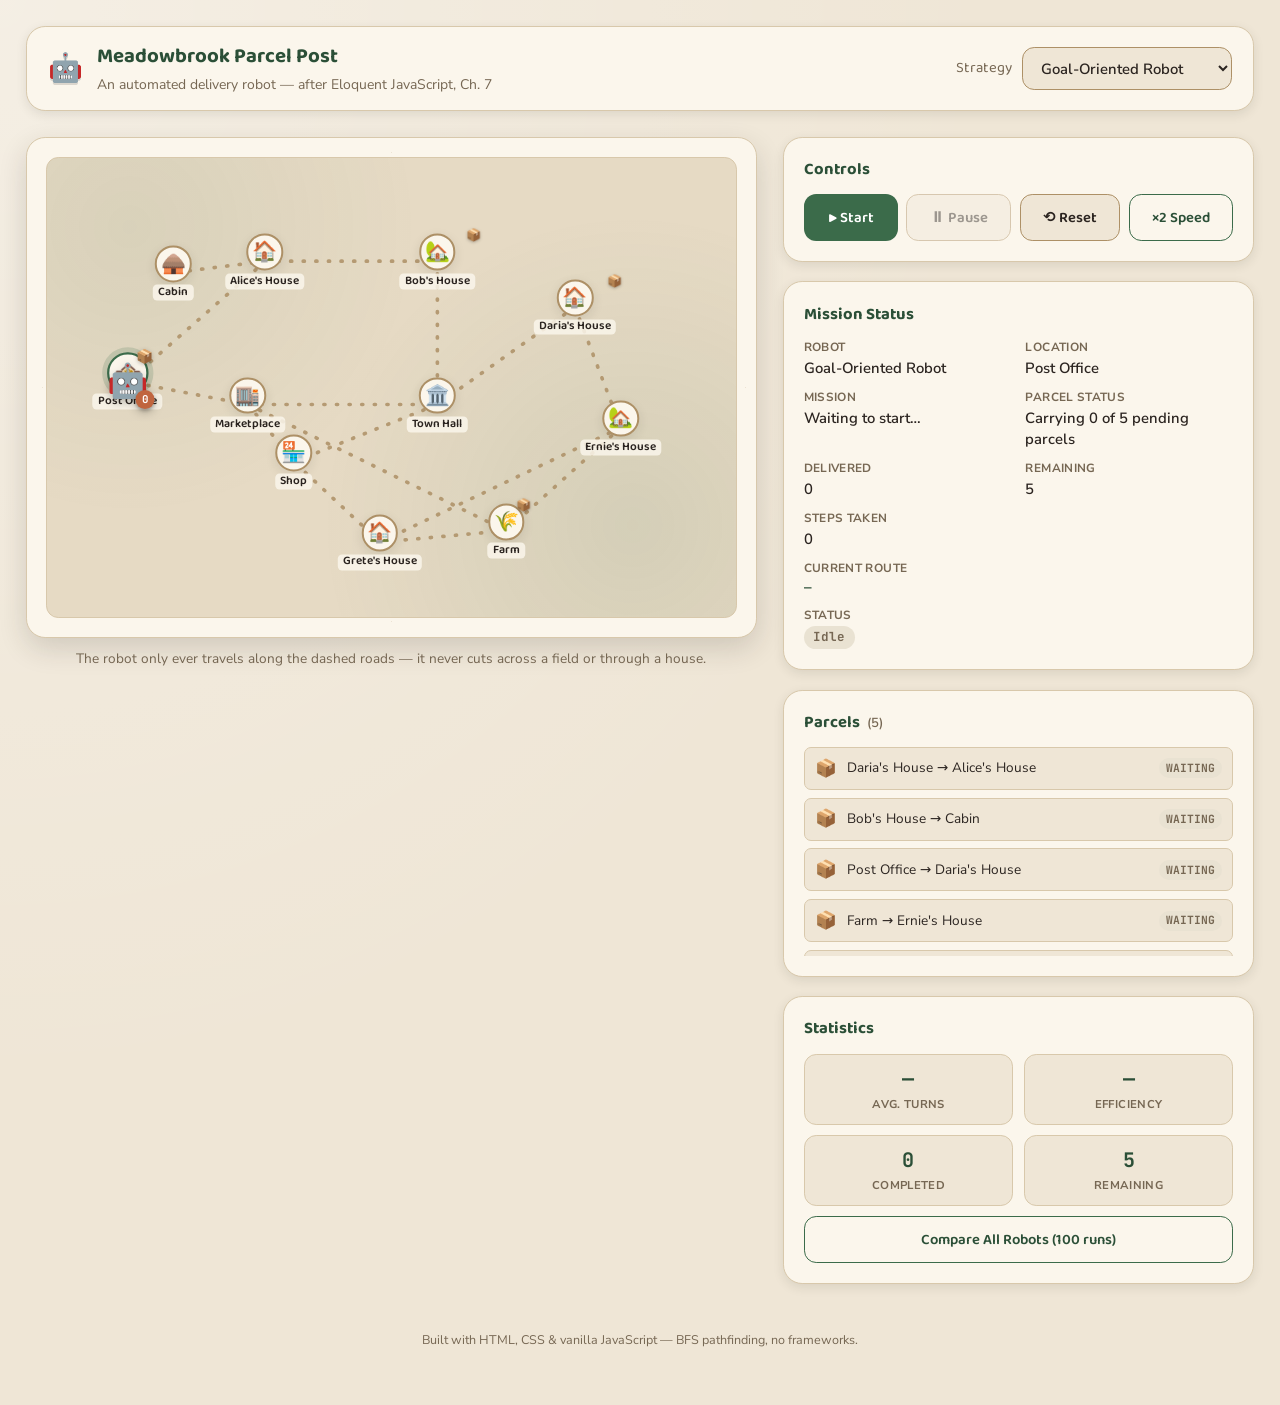
<file: index.html>
<!DOCTYPE html>
<html lang="en">
<head>
<meta charset="UTF-8">
<meta name="viewport" content="width=device-width, initial-scale=1.0, viewport-fit=cover">
<title>Meadowbrook Parcel Post &mdash; Robot Delivery Simulation</title>
<link rel="preconnect" href="https://fonts.googleapis.com">
<link href="https://fonts.googleapis.com/css2?family=Baloo+2:wght@500;600;700;800&family=Nunito+Sans:wght@400;600;700;800&family=JetBrains+Mono:wght@400;500;700&display=swap" rel="stylesheet">
<link rel="stylesheet" href="robot.css">
</head>
<body>

<div class="app">

  <!-- ===================== HEADER ===================== -->
  <header class="app-header">
    <div class="brand">
      <span class="brand-badge" aria-hidden="true">🤖</span>
      <div class="brand-text">
        <h1>Meadowbrook Parcel Post</h1>
        <p>An automated delivery robot &mdash; after Eloquent&nbsp;JavaScript, Ch.&nbsp;7</p>
      </div>
    </div>
    <div class="robot-picker" role="group" aria-label="Choose robot strategy">
      <label class="picker-label" for="robotType">Strategy</label>
      <select id="robotType">
        <option value="random">Random Robot</option>
        <option value="route">Route Robot (fixed loop)</option>
        <option value="goal" selected>Goal-Oriented Robot</option>
        <option value="lazy">Lazy Robot</option>
      </select>
    </div>
  </header>

  <!-- ===================== MAIN LAYOUT ===================== -->
  <main class="layout">

    <!-- ---------- MAP PANEL ---------- -->
    <section class="map-panel" aria-label="Village map">
      <div class="map-frame">
        <div class="map-stage" id="mapStage">
          <!-- SVG roads are injected by robot.js -->
          <svg id="roadSvg" viewBox="0 0 600 400" preserveAspectRatio="xMidYMid meet" aria-hidden="true"></svg>
          <!-- Location markers injected by robot.js -->
          <div id="locationLayer" class="location-layer"></div>
          <!-- Robot marker injected by robot.js -->
          <div id="robotMarker" class="robot-marker">
            <span class="robot-emoji">🤖</span>
            <span class="robot-parcel-badge" id="robotParcelBadge">0</span>
          </div>
        </div>
      </div>
      <p class="map-caption">The robot only ever travels along the dashed roads &mdash; it never cuts across a field or through a house.</p>
    </section>

    <!-- ---------- SIDE PANEL ---------- -->
    <aside class="side-panel">

      <!-- Controls -->
      <div class="card controls-card">
        <h2 class="card-title">Controls</h2>
        <div class="controls-row">
          <button id="btnStart" class="btn btn-primary">▶ Start</button>
          <button id="btnPause" class="btn btn-secondary" disabled>⏸ Pause</button>
          <button id="btnReset" class="btn btn-secondary">⟲ Reset</button>
          <button id="btnSpeed" class="btn btn-ghost" aria-pressed="false">×2 Speed</button>
        </div>
      </div>

      <!-- Info panel -->
      <div class="card info-card">
        <h2 class="card-title">Mission Status</h2>
        <dl class="info-grid">
          <div class="info-row"><dt>Robot</dt><dd id="infoRobot">Goal-Oriented Robot</dd></div>
          <div class="info-row"><dt>Location</dt><dd id="infoLocation">Post Office</dd></div>
          <div class="info-row"><dt>Mission</dt><dd id="infoMission">Waiting to start&hellip;</dd></div>
          <div class="info-row"><dt>Parcel status</dt><dd id="infoParcelStatus">&mdash;</dd></div>
          <div class="info-row"><dt>Delivered</dt><dd id="infoDelivered">0</dd></div>
          <div class="info-row"><dt>Remaining</dt><dd id="infoRemaining">0</dd></div>
          <div class="info-row"><dt>Steps taken</dt><dd id="infoSteps">0</dd></div>
          <div class="info-row info-row-wide"><dt>Current route</dt><dd id="infoRoute">&mdash;</dd></div>
          <div class="info-row"><dt>Status</dt><dd id="infoStatus"><span class="status-pill status-idle">Idle</span></dd></div>
        </dl>
      </div>

      <!-- Parcel list -->
      <div class="card parcel-card">
        <h2 class="card-title">Parcels <span class="muted" id="parcelCount">(0)</span></h2>
        <ul class="parcel-list" id="parcelList"></ul>
      </div>

      <!-- Stats -->
      <div class="card stats-card">
        <h2 class="card-title">Statistics</h2>
        <div class="stats-grid">
          <div class="stat"><span class="stat-value" id="statAvgTurns">&mdash;</span><span class="stat-label">Avg. Turns</span></div>
          <div class="stat"><span class="stat-value" id="statEfficiency">&mdash;</span><span class="stat-label">Efficiency</span></div>
          <div class="stat"><span class="stat-value" id="statCompleted">0</span><span class="stat-label">Completed</span></div>
          <div class="stat"><span class="stat-value" id="statRemaining">0</span><span class="stat-label">Remaining</span></div>
        </div>
        <button id="btnCompare" class="btn btn-ghost btn-block">Compare All Robots (100 runs)</button>
        <div id="compareResults" class="compare-results" hidden></div>
      </div>

    </aside>
  </main>

  <footer class="app-footer">
    <p>Built with HTML, CSS &amp; vanilla JavaScript &mdash; BFS pathfinding, no frameworks.</p>
  </footer>
</div>

<script src="robot.js"></script>
</body>
</html>
</file>
<file: robot.css>
/* =====================================================================
   MEADOWBROOK PARCEL POST — Robot Delivery Simulation
   Design language: a hand-inked village atlas page.
   Palette:
     --parchment      #EFE6D6  page background
     --parchment-deep #E4D8C2  panel background
     --ink            #2B2420  primary text
     --ink-soft       #6B5D4F  secondary text
     --forest         #3B6B4A  primary action / roads-in-use
     --terracotta     #C0653F  accent / robot badge
     --gold           #C99A32  parcel / highlight
     --road           #A98B63  road line colour
   ===================================================================== */

:root{
  --parchment: #efe6d6;
  --parchment-deep: #e6dac4;
  --panel: #fbf6ec;
  --ink: #2b2420;
  --ink-soft: #766753;
  --forest: #3b6b4a;
  --forest-dark: #2b4f37;
  --terracotta: #c0653f;
  --gold: #c99a32;
  --road: #ad9066;
  --line: #d8c8ab;
  --danger: #b64b3a;

  --font-display: 'Baloo 2', system-ui, sans-serif;
  --font-body: 'Nunito Sans', system-ui, sans-serif;
  --font-mono: 'JetBrains Mono', ui-monospace, monospace;

  --radius-lg: 1.1rem;
  --radius-md: 0.7rem;
  --radius-sm: 0.4rem;

  --shadow-1: 0 0.2rem 0.6rem rgba(43,36,32,0.10);
  --shadow-2: 0 0.6rem 1.6rem rgba(43,36,32,0.16);
}

*, *::before, *::after{ box-sizing: border-box; }

html{
  /* fluid root sizing keeps rem-based spacing consistent across devices */
  font-size: clamp(15px, 0.85rem + 0.3vw, 18px);
}

body{
  margin: 0;
  min-height: 100vh;
  background:
    radial-gradient(ellipse at top left, rgba(255,255,255,0.35), transparent 55%),
    var(--parchment);
  color: var(--ink);
  font-family: var(--font-body);
  line-height: 1.45;
  -webkit-font-smoothing: antialiased;
}

button, select, input{ font-family: inherit; }

/* focus visibility for keyboard users, on every interactive element */
button:focus-visible, select:focus-visible{
  outline: 0.15rem solid var(--forest);
  outline-offset: 0.15rem;
}

.app{
  max-width: 90rem;
  margin: 0 auto;
  padding: clamp(0.75rem, 2vw, 1.75rem);
  display: flex;
  flex-direction: column;
  gap: clamp(0.9rem, 2vw, 1.5rem);
}

/* ===================== HEADER ===================== */
.app-header{
  display: flex;
  flex-wrap: wrap;
  align-items: center;
  justify-content: space-between;
  gap: 1rem;
  padding: 0.9rem 1.25rem;
  background: var(--panel);
  border: 1px solid var(--line);
  border-radius: var(--radius-lg);
  box-shadow: var(--shadow-1);
}

.brand{
  display: flex;
  align-items: center;
  gap: 0.8rem;
  min-width: 0;
}

.brand-badge{
  font-size: clamp(1.6rem, 2vw, 2.1rem);
  line-height: 1;
  filter: drop-shadow(0 0.15rem 0 rgba(43,36,32,0.15));
  flex-shrink: 0;
}

.brand-text h1{
  font-family: var(--font-display);
  font-weight: 700;
  font-size: clamp(1.05rem, 1.6vw, 1.5rem);
  margin: 0;
  color: var(--forest-dark);
}

.brand-text p{
  margin: 0.15rem 0 0;
  font-size: 0.8rem;
  color: var(--ink-soft);
}

.robot-picker{
  display: flex;
  align-items: center;
  gap: 0.6rem;
  flex-shrink: 0;
}

.picker-label{
  font-family: var(--font-display);
  font-size: 0.85rem;
  color: var(--ink-soft);
}

#robotType{
  padding: 0.55rem 0.8rem;
  border-radius: var(--radius-md);
  border: 1.5px solid var(--road);
  background: var(--parchment);
  color: var(--ink);
  font-weight: 600;
  font-size: 0.85rem;
  cursor: pointer;
  max-width: 12rem;
}

/* ===================== LAYOUT GRID ===================== */
.layout{
  display: grid;
  grid-template-columns: minmax(0, 1.55fr) minmax(18rem, 1fr);
  gap: clamp(0.9rem, 2vw, 1.5rem);
  align-items: start;
}

@media (max-width: 62rem){
  .layout{
    grid-template-columns: 1fr;
  }
}

/* ===================== MAP PANEL ===================== */
.map-panel{
  display: flex;
  flex-direction: column;
  gap: 0.6rem;
  min-width: 0;
}

.map-frame{
  position: relative;
  background: var(--panel);
  border: 1px solid var(--line);
  border-radius: var(--radius-lg);
  padding: clamp(0.6rem, 1.6vw, 1.1rem);
  box-shadow: var(--shadow-2);
  /* stitched atlas-page border */
  background-image:
    repeating-linear-gradient(90deg, transparent 0 0.5rem, rgba(173,144,102,0.18) 0.5rem 0.56rem),
    repeating-linear-gradient(0deg, transparent 0 0.5rem, rgba(173,144,102,0.18) 0.5rem 0.56rem);
  background-position: center;
  background-repeat: no-repeat;
  background-size: calc(100% - 0.7rem) 0.06rem, 0.06rem calc(100% - 0.7rem);
}

.map-stage{
  position: relative;
  width: 100%;
  aspect-ratio: 3 / 2;         /* keeps identical proportions on every screen */
  max-width: 100%;
  background:
    radial-gradient(circle at 12% 15%, rgba(59,107,74,0.08), transparent 40%),
    radial-gradient(circle at 85% 80%, rgba(59,107,74,0.10), transparent 45%),
    var(--parchment-deep);
  border-radius: var(--radius-md);
  border: 1px solid var(--line);
  overflow: hidden;
}

#roadSvg{
  position: absolute;
  inset: 0;
  width: 100%;
  height: 100%;
}

.road-line{
  stroke: var(--road);
  stroke-width: 3.2;
  stroke-linecap: round;
  stroke-dasharray: 1 10;
  fill: none;
  opacity: 0.85;
}

.road-line.active{
  stroke: var(--forest);
  opacity: 1;
}

/* ---- location markers ---- */
.location-layer{
  position: absolute;
  inset: 0;
}

.location-marker{
  position: absolute;
  transform: translate(-50%, -50%);
  display: flex;
  flex-direction: column;
  align-items: center;
  gap: 0.15rem;
  width: max-content;
  max-width: 6.5rem;
  text-align: center;
  z-index: 2;
}

.location-dot{
  width: clamp(1.5rem, 3.6vw, 2.1rem);
  height: clamp(1.5rem, 3.6vw, 2.1rem);
  border-radius: 50%;
  background: var(--panel);
  border: 2px solid var(--road);
  display: flex;
  align-items: center;
  justify-content: center;
  font-size: clamp(0.85rem, 2vw, 1.15rem);
  box-shadow: var(--shadow-1);
  transition: border-color 0.25s ease, transform 0.25s ease, box-shadow 0.25s ease;
}

.location-marker.is-active .location-dot{
  border-color: var(--forest);
  transform: scale(1.12);
  box-shadow: 0 0 0 0.25rem rgba(59,107,74,0.18);
}

.location-marker.is-target .location-dot{
  animation: pulseTarget 1.1s ease-in-out infinite;
}

@keyframes pulseTarget{
  0%, 100%{ box-shadow: 0 0 0 0 rgba(201,154,50,0.55); }
  50%{ box-shadow: 0 0 0 0.45rem rgba(201,154,50,0); }
}

.location-name{
  font-family: var(--font-display);
  font-size: clamp(0.52rem, 1.15vw, 0.68rem);
  font-weight: 600;
  color: var(--ink);
  background: rgba(251,246,236,0.85);
  padding: 0.05rem 0.3rem;
  border-radius: 0.25rem;
  line-height: 1.2;
}

.location-parcel-flag{
  position: absolute;
  top: -0.35rem;
  right: -0.35rem;
  font-size: 0.7rem;
  filter: drop-shadow(0 0.1rem 0.1rem rgba(0,0,0,0.25));
}

/* ---- robot marker ---- */
.robot-marker{
  position: absolute;
  transform: translate(-50%, -50%);
  z-index: 3;
  display: flex;
  align-items: center;
  justify-content: center;
  /* smooth movement between locations */
  transition: left 0.7s cubic-bezier(.4,0,.2,1), top 0.7s cubic-bezier(.4,0,.2,1);
  left: 0%;
  top: 0%;
  filter: drop-shadow(0 0.2rem 0.25rem rgba(0,0,0,0.25));
}

.robot-emoji{
  font-size: clamp(1.3rem, 3.4vw, 1.9rem);
  display: inline-block;
  animation: robotIdle 1.6s ease-in-out infinite;
}

.robot-marker.is-moving .robot-emoji{
  animation: robotWalk 0.4s ease-in-out infinite;
}

@keyframes robotIdle{
  0%, 100%{ transform: translateY(0); }
  50%{ transform: translateY(-0.1rem); }
}

@keyframes robotWalk{
  0%, 100%{ transform: rotate(-6deg) translateY(0); }
  50%{ transform: rotate(6deg) translateY(-0.15rem); }
}

.robot-parcel-badge{
  position: absolute;
  bottom: -0.2rem;
  right: -0.4rem;
  min-width: 1.1rem;
  height: 1.1rem;
  padding: 0 0.2rem;
  border-radius: 999px;
  background: var(--terracotta);
  color: #fff;
  font-family: var(--font-mono);
  font-size: 0.62rem;
  font-weight: 700;
  display: flex;
  align-items: center;
  justify-content: center;
  box-shadow: 0 0.1rem 0.2rem rgba(0,0,0,0.25);
  transition: transform 0.2s ease;
}

.robot-parcel-badge.bump{
  animation: badgeBump 0.4s ease;
}

@keyframes badgeBump{
  0%{ transform: scale(1); }
  40%{ transform: scale(1.5); }
  100%{ transform: scale(1); }
}

/* pickup / delivery burst animation, spawned dynamically */
.fx-burst{
  position: absolute;
  transform: translate(-50%, -50%);
  font-size: 1.1rem;
  pointer-events: none;
  z-index: 4;
  animation: burstRise 0.9s ease-out forwards;
}

@keyframes burstRise{
  0%{ opacity: 0; transform: translate(-50%, -50%) scale(0.5); }
  20%{ opacity: 1; transform: translate(-50%, -60%) scale(1.15); }
  100%{ opacity: 0; transform: translate(-50%, -140%) scale(1); }
}

/* mission-complete celebration overlay */
.mission-complete-banner{
  position: absolute;
  inset: 0;
  display: flex;
  align-items: center;
  justify-content: center;
  background: rgba(251,246,236,0.9);
  z-index: 5;
  opacity: 0;
  pointer-events: none;
  transition: opacity 0.4s ease;
}

.mission-complete-banner.show{
  opacity: 1;
  pointer-events: auto;
}

.mission-complete-banner span{
  font-family: var(--font-display);
  font-size: clamp(1.1rem, 3vw, 1.6rem);
  color: var(--forest-dark);
  background: var(--panel);
  border: 2px solid var(--forest);
  padding: 0.9rem 1.5rem;
  border-radius: var(--radius-md);
  box-shadow: var(--shadow-2);
  animation: popIn 0.5s cubic-bezier(.4,0,.2,1);
}

@keyframes popIn{
  0%{ transform: scale(0.7); opacity: 0; }
  100%{ transform: scale(1); opacity: 1; }
}

.map-caption{
  margin: 0;
  font-size: 0.78rem;
  color: var(--ink-soft);
  text-align: center;
}

/* ===================== SIDE PANEL / CARDS ===================== */
.side-panel{
  display: flex;
  flex-direction: column;
  gap: clamp(0.75rem, 1.6vw, 1.1rem);
  min-width: 0;
}

.card{
  background: var(--panel);
  border: 1px solid var(--line);
  border-radius: var(--radius-lg);
  padding: clamp(0.8rem, 1.8vw, 1.15rem);
  box-shadow: var(--shadow-1);
}

.card-title{
  font-family: var(--font-display);
  font-size: 0.95rem;
  font-weight: 700;
  margin: 0 0 0.7rem;
  color: var(--forest-dark);
  display: flex;
  align-items: baseline;
  gap: 0.4rem;
}

.muted{
  font-family: var(--font-body);
  font-weight: 600;
  font-size: 0.75rem;
  color: var(--ink-soft);
}

/* ---- controls ---- */
.controls-row{
  display: flex;
  flex-wrap: wrap;
  gap: 0.5rem;
}

.btn{
  font-family: var(--font-display);
  font-weight: 600;
  font-size: 0.85rem;
  padding: 0.6rem 0.9rem;
  border-radius: var(--radius-md);
  border: 1.5px solid transparent;
  cursor: pointer;
  transition: transform 0.15s ease, box-shadow 0.15s ease, background 0.15s ease, border-color 0.15s ease, opacity 0.15s ease;
  flex: 1 1 auto;
  min-width: 5.4rem;
}

.btn:hover:not(:disabled){
  transform: translateY(-0.1rem);
  box-shadow: var(--shadow-1);
}

.btn:active:not(:disabled){
  transform: translateY(0);
}

.btn:disabled{
  opacity: 0.45;
  cursor: not-allowed;
}

.btn-primary{
  background: var(--forest);
  color: #fff;
}
.btn-primary:hover:not(:disabled){ background: var(--forest-dark); }

.btn-secondary{
  background: var(--parchment);
  color: var(--ink);
  border-color: var(--road);
}

.btn-ghost{
  background: transparent;
  color: var(--forest-dark);
  border-color: var(--forest);
}

.btn-ghost[aria-pressed="true"]{
  background: var(--forest);
  color: #fff;
}

.btn-block{
  width: 100%;
  margin-top: 0.6rem;
}

/* ---- info grid ---- */
.info-grid{
  margin: 0;
  display: grid;
  grid-template-columns: 1fr 1fr;
  gap: 0.55rem 0.8rem;
}

.info-row{
  display: flex;
  flex-direction: column;
  gap: 0.1rem;
  min-width: 0;
}

.info-row-wide{
  grid-column: 1 / -1;
}

.info-row dt{
  font-size: 0.68rem;
  text-transform: uppercase;
  letter-spacing: 0.03em;
  color: var(--ink-soft);
  font-weight: 700;
}

.info-row dd{
  margin: 0;
  font-size: 0.85rem;
  font-weight: 600;
  color: var(--ink);
  overflow-wrap: anywhere;
}

#infoRoute{
  font-family: var(--font-mono);
  font-size: 0.72rem;
  font-weight: 500;
  color: var(--forest-dark);
}

.status-pill{
  display: inline-block;
  padding: 0.15rem 0.55rem;
  border-radius: 999px;
  font-size: 0.72rem;
  font-weight: 700;
  font-family: var(--font-mono);
}

.status-idle{ background: #e9e2d2; color: var(--ink-soft); }
.status-running{ background: rgba(59,107,74,0.15); color: var(--forest-dark); }
.status-paused{ background: rgba(201,154,50,0.2); color: #8a6a1f; }
.status-complete{ background: rgba(59,107,74,0.85); color: #fff; }

/* ---- parcels list ---- */
.parcel-list{
  list-style: none;
  margin: 0;
  padding: 0;
  display: flex;
  flex-direction: column;
  gap: 0.45rem;
  max-height: 12rem;
  overflow-y: auto;
}

.parcel-item{
  display: flex;
  align-items: center;
  gap: 0.55rem;
  padding: 0.45rem 0.6rem;
  border: 1px solid var(--line);
  border-radius: var(--radius-sm);
  background: var(--parchment);
  font-size: 0.78rem;
}

.parcel-item .icon{ font-size: 1rem; flex-shrink: 0; }

.parcel-item .route{
  flex: 1;
  min-width: 0;
  overflow-wrap: anywhere;
}

.parcel-item .badge{
  font-family: var(--font-mono);
  font-size: 0.65rem;
  font-weight: 700;
  padding: 0.1rem 0.4rem;
  border-radius: 999px;
  flex-shrink: 0;
}

.badge-waiting{ background: #e9e2d2; color: var(--ink-soft); }
.badge-carrying{ background: rgba(192,101,63,0.18); color: var(--terracotta); }

.parcel-empty{
  font-size: 0.8rem;
  color: var(--ink-soft);
  text-align: center;
  padding: 0.5rem 0;
}

/* ---- stats ---- */
.stats-grid{
  display: grid;
  grid-template-columns: repeat(2, 1fr);
  gap: 0.6rem;
}

.stat{
  display: flex;
  flex-direction: column;
  align-items: center;
  gap: 0.15rem;
  padding: 0.6rem 0.4rem;
  background: var(--parchment);
  border: 1px solid var(--line);
  border-radius: var(--radius-md);
}

.stat-value{
  font-family: var(--font-mono);
  font-size: 1.15rem;
  font-weight: 700;
  color: var(--forest-dark);
}

.stat-label{
  font-size: 0.65rem;
  text-transform: uppercase;
  letter-spacing: 0.03em;
  color: var(--ink-soft);
  font-weight: 700;
}

.compare-results{
  margin-top: 0.7rem;
  border-top: 1px dashed var(--line);
  padding-top: 0.6rem;
  font-size: 0.78rem;
}

.compare-row{
  display: flex;
  justify-content: space-between;
  padding: 0.2rem 0;
  font-family: var(--font-mono);
}

.compare-row span:first-child{ font-family: var(--font-body); font-weight: 600; }

/* ===================== FOOTER ===================== */
.app-footer{
  text-align: center;
  font-size: 0.72rem;
  color: var(--ink-soft);
  padding: 0.5rem 0 1rem;
}

/* ===================== RESPONSIVE TWEAKS ===================== */
@media (max-width: 30rem){
  .info-grid{ grid-template-columns: 1fr; }
  .stats-grid{ grid-template-columns: repeat(2, 1fr); }
  .controls-row .btn{ min-width: 45%; }
  .brand-text p{ display: none; }
}

@media (min-width: 90rem){
  html{ font-size: 17px; }
}

/* Respect reduced-motion preference */
@media (prefers-reduced-motion: reduce){
  *{
    animation-duration: 0.001ms !important;
    animation-iteration-count: 1 !important;
    transition-duration: 0.001ms !important;
  }
}
</file>
